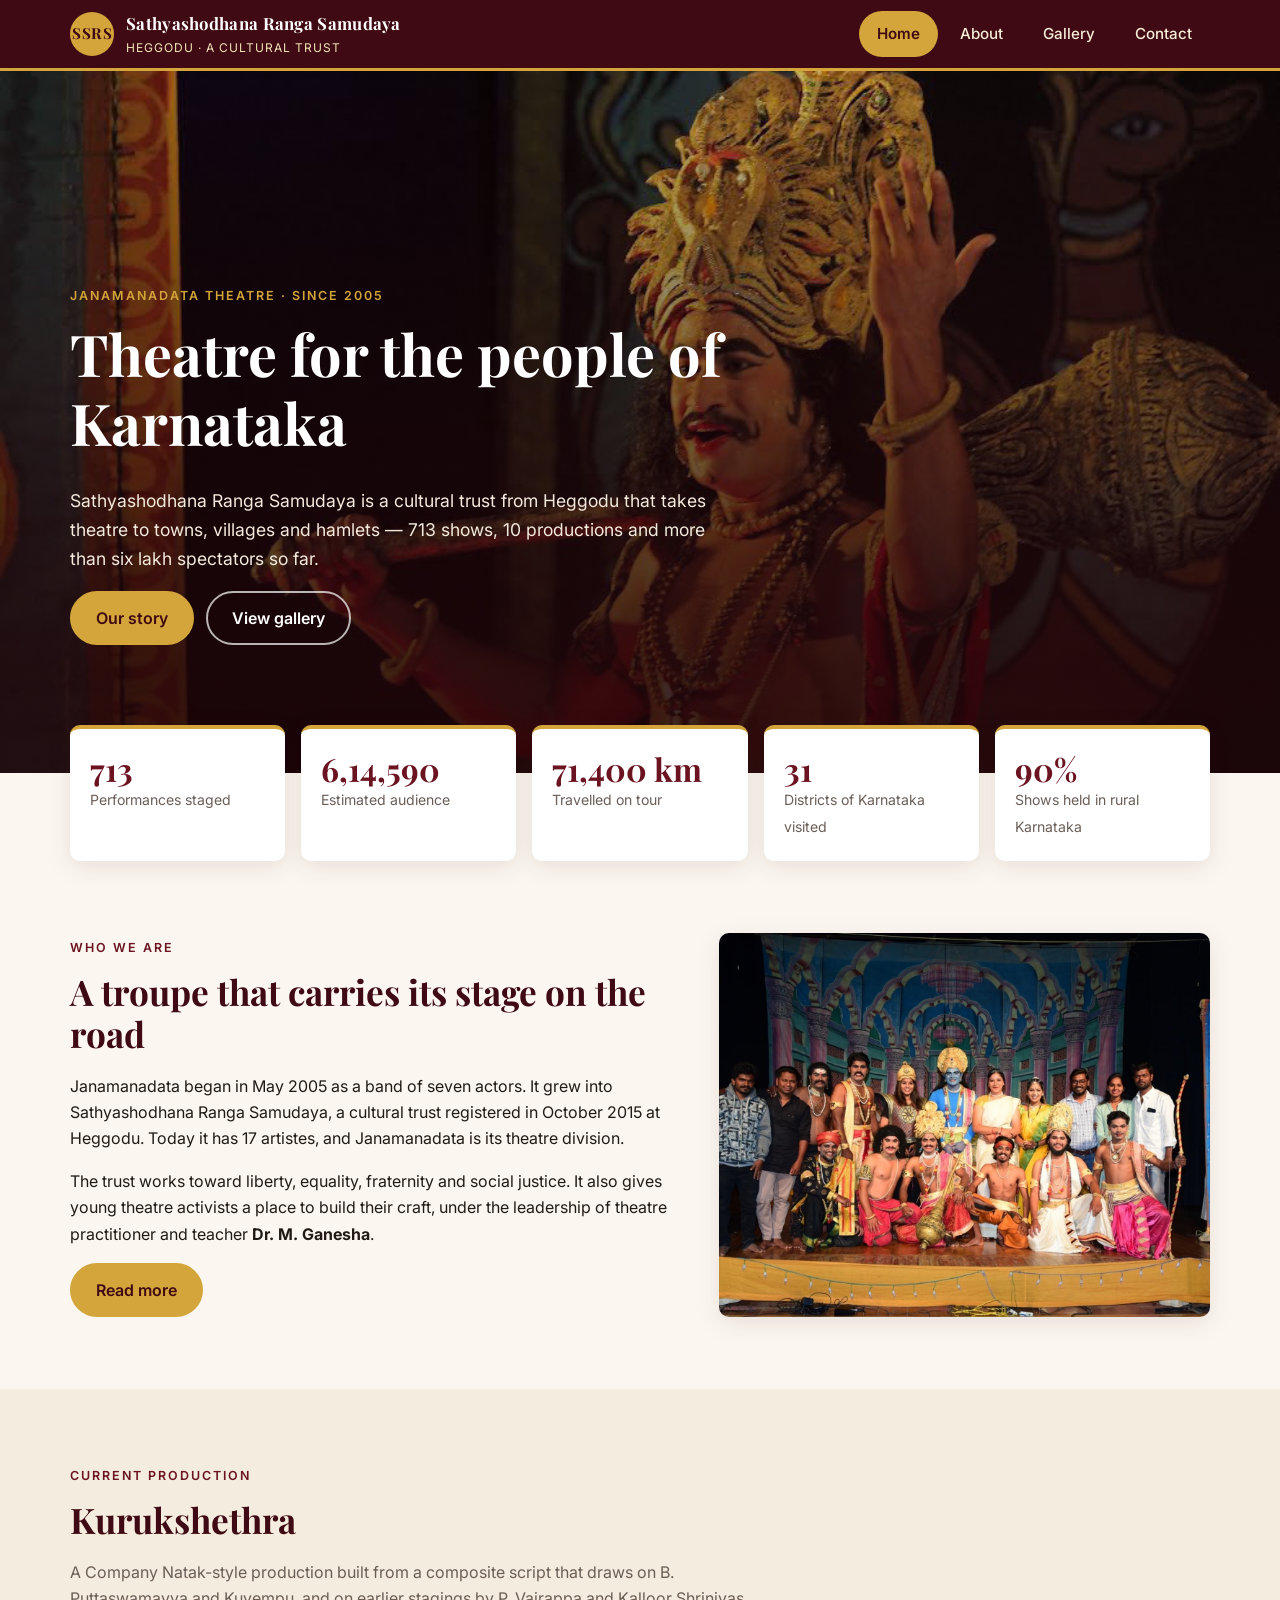
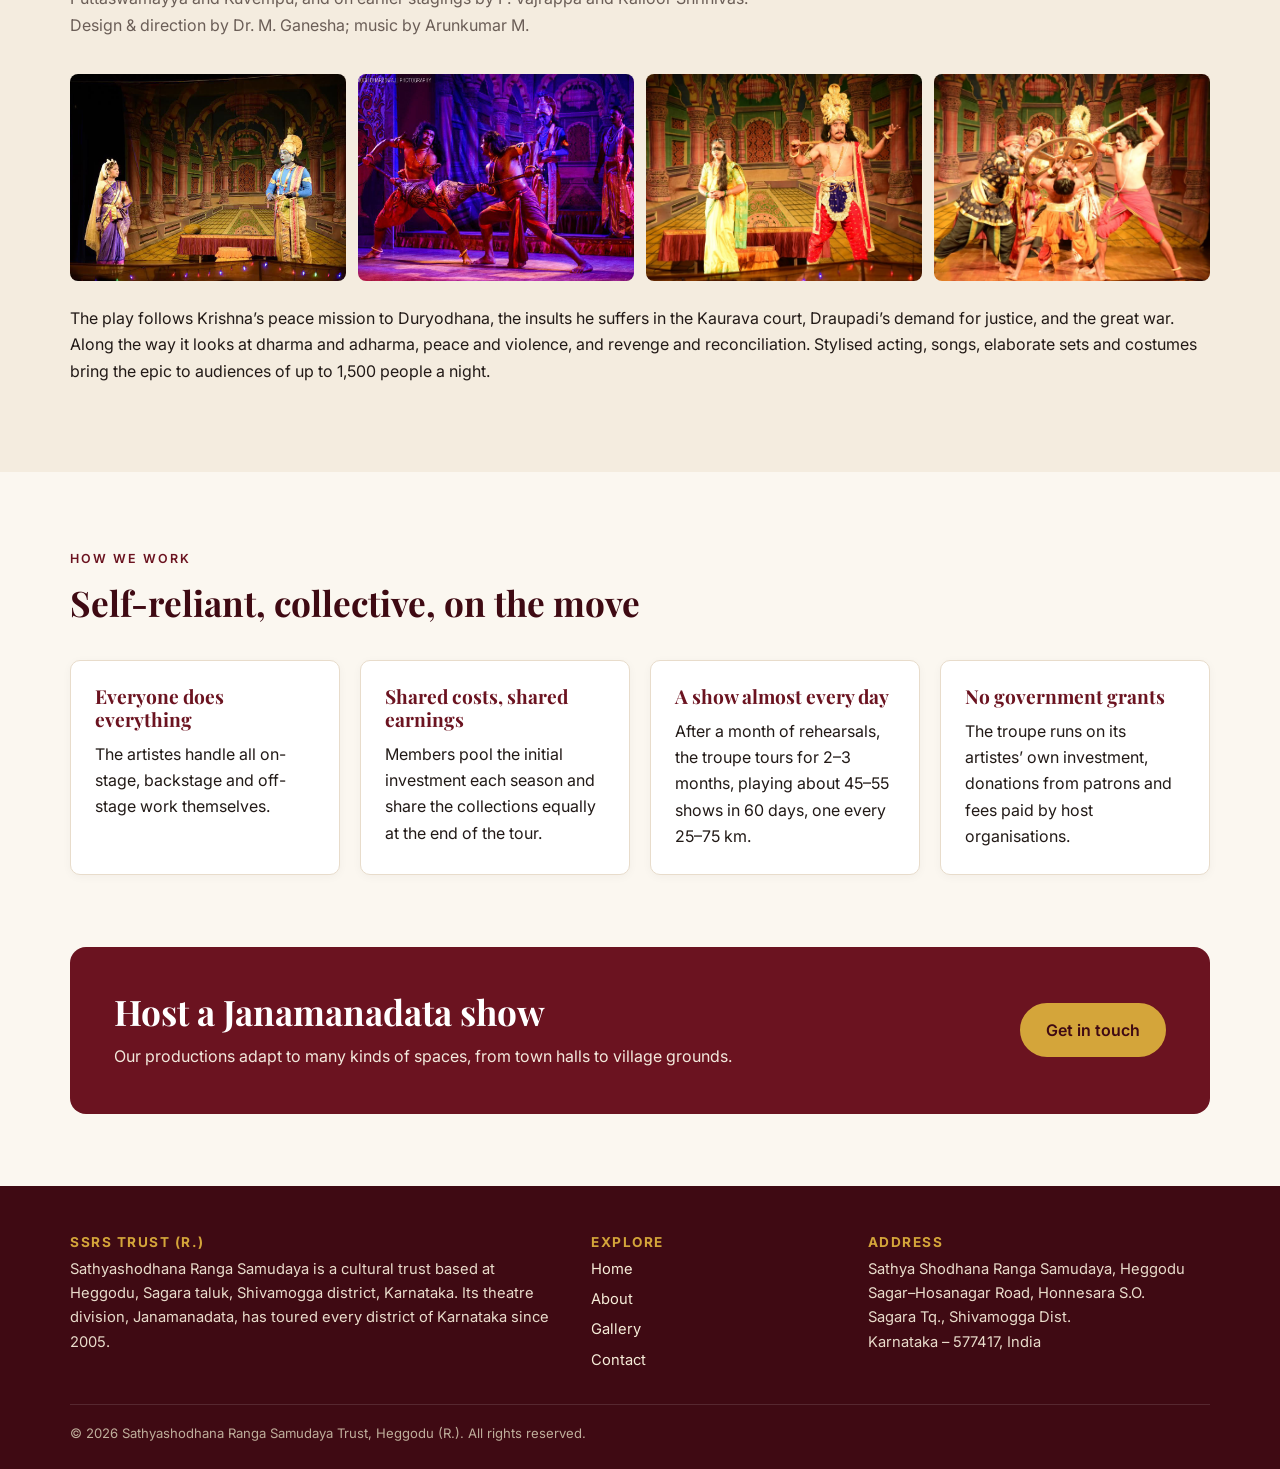
<file: website - Copy (2)/index.html>
<!DOCTYPE html>
<html lang="en">
<head>
  <meta charset="UTF-8">
  <meta name="viewport" content="width=device-width, initial-scale=1">
  <title>Home | Sathyashodhana Ranga Samudaya Trust</title>
  <meta name="description" content="Sathyashodhana Ranga Samudaya Trust, Heggodu: home of the Janamanadata theatre troupe.">
  <link rel="preconnect" href="https://fonts.googleapis.com">
  <link rel="preconnect" href="https://fonts.gstatic.com" crossorigin>
  <link href="https://fonts.googleapis.com/css2?family=Inter:wght@400;500;600;700&family=Playfair+Display:wght@600;700&display=swap" rel="stylesheet">
  <link rel="stylesheet" href="css/style.css">
</head>
<body>
  <header class="site-header">
    <div class="container">
      <a class="brand" href="index.html">
        <span class="brand-mark">SSRS</span>
        <span class="brand-text"><strong>Sathyashodhana Ranga Samudaya</strong><span>Heggodu &middot; A Cultural Trust</span></span>
      </a>
      <button class="menu-toggle" aria-label="Open menu" aria-expanded="false">&#9776;</button>
      <ul class="tabs">
        <li><a href="index.html" class="active" aria-current="page">Home</a></li>
        <li><a href="about.html">About</a></li>
        <li><a href="gallery.html">Gallery</a></li>
        <li><a href="contact.html">Contact</a></li>
      </ul>
    </div>
  </header>

  <main>
    <section class="hero" style="background-image:url('images/gallery/photo-01.jpg')">
      <div class="container">
        <span class="eyebrow">Janamanadata Theatre &middot; Since 2005</span>
        <h1>Theatre for the people of Karnataka</h1>
        <p>Sathyashodhana Ranga Samudaya is a cultural trust from Heggodu that takes theatre to towns, villages and hamlets &mdash; 713 shows, 10 productions and more than six lakh spectators so far.</p>
        <div class="btn-row">
          <a class="btn" href="about.html">Our story</a>
          <a class="btn outline" href="gallery.html">View gallery</a>
        </div>
      </div>
    </section>

    <div class="container">
      <div class="stats">
        <div class="stat"><b>713</b><span>Performances staged</span></div>
        <div class="stat"><b>6,14,590</b><span>Estimated audience</span></div>
        <div class="stat"><b>71,400 km</b><span>Travelled on tour</span></div>
        <div class="stat"><b>31</b><span>Districts of Karnataka visited</span></div>
        <div class="stat"><b>90%</b><span>Shows held in rural Karnataka</span></div>
      </div>
    </div>

    <section>
      <div class="container split">
        <div>
          <span class="eyebrow" style="color:var(--maroon)">Who we are</span>
          <h2>A troupe that carries its stage on the road</h2>
          <p>Janamanadata began in May 2005 as a band of seven actors. It grew into Sathyashodhana Ranga Samudaya, a cultural trust registered in October 2015 at Heggodu. Today it has 17 artistes, and Janamanadata is its theatre division.</p>
          <p>The trust works toward liberty, equality, fraternity and social justice. It also gives young theatre activists a place to build their craft, under the leadership of theatre practitioner and teacher <strong>Dr. M. Ganesha</strong>.</p>
          <a class="btn" href="about.html">Read more</a>
        </div>
        <img src="images/gallery/photo-18.jpg" alt="The Janamanadata troupe on stage after a performance">
      </div>
    </section>

    <section class="alt">
      <div class="container">
        <div class="section-head">
          <span class="eyebrow" style="color:var(--maroon)">Current production</span>
          <h2>Kurukshethra</h2>
          <p>A Company Natak-style production built from a composite script that draws on B. Puttaswamayya and Kuvempu, and on earlier stagings by P. Vajrappa and Kalloor Shrinivas. Design &amp; direction by Dr. M. Ganesha; music by Arunkumar M.</p>
        </div>
        <div class="thumb-strip">
          <img src="images/gallery/photo-02.jpg" alt="Scene from Kurukshethra">
          <img src="images/gallery/photo-06.jpg" alt="Battle scene from Kurukshethra">
          <img src="images/gallery/photo-08.jpg" alt="Scene from Kurukshethra">
          <img src="images/gallery/photo-15.jpg" alt="Scene from Kurukshethra">
        </div>
        <p style="margin-top:24px">The play follows Krishna&rsquo;s peace mission to Duryodhana, the insults he suffers in the Kaurava court, Draupadi&rsquo;s demand for justice, and the great war. Along the way it looks at dharma and adharma, peace and violence, and revenge and reconciliation. Stylised acting, songs, elaborate sets and costumes bring the epic to audiences of up to 1,500 people a night.</p>
      </div>
    </section>

    <section>
      <div class="container">
        <div class="section-head">
          <span class="eyebrow" style="color:var(--maroon)">How we work</span>
          <h2>Self-reliant, collective, on the move</h2>
        </div>
        <div class="cards">
          <div class="card"><h3>Everyone does everything</h3><p>The artistes handle all on-stage, backstage and off-stage work themselves.</p></div>
          <div class="card"><h3>Shared costs, shared earnings</h3><p>Members pool the initial investment each season and share the collections equally at the end of the tour.</p></div>
          <div class="card"><h3>A show almost every day</h3><p>After a month of rehearsals, the troupe tours for 2&ndash;3 months, playing about 45&ndash;55 shows in 60 days, one every 25&ndash;75 km.</p></div>
          <div class="card"><h3>No government grants</h3><p>The troupe runs on its artistes&rsquo; own investment, donations from patrons and fees paid by host organisations.</p></div>
        </div>
      </div>
    </section>

    <section style="padding-top:0">
      <div class="container">
        <div class="cta">
          <div>
            <h2>Host a Janamanadata show</h2>
            <p>Our productions adapt to many kinds of spaces, from town halls to village grounds.</p>
          </div>
          <a class="btn" href="contact.html">Get in touch</a>
        </div>
      </div>
    </section>

  </main>

  <footer class="site-footer">
    <div class="container">
      <div class="footer-grid">
        <div>
          <h3>SSRS Trust (R.)</h3>
          <p>Sathyashodhana Ranga Samudaya is a cultural trust based at Heggodu, Sagara taluk, Shivamogga district, Karnataka. Its theatre division, Janamanadata, has toured every district of Karnataka since 2005.</p>
        </div>
        <div>
          <h3>Explore</h3>
          <ul>
            <li><a href="index.html">Home</a></li>
            <li><a href="about.html">About</a></li>
            <li><a href="gallery.html">Gallery</a></li>
            <li><a href="contact.html">Contact</a></li>
          </ul>
        </div>
        <div>
          <h3>Address</h3>
          <p>Sathya Shodhana Ranga Samudaya, Heggodu<br>Sagar&ndash;Hosanagar Road, Honnesara S.O.<br>Sagara Tq., Shivamogga Dist.<br>Karnataka &ndash; 577417, India</p>
        </div>
      </div>
      <div class="copyright">&copy; <span id="year">2026</span> Sathyashodhana Ranga Samudaya Trust, Heggodu (R.). All rights reserved.</div>
    </div>
  </footer>
  <script src="js/main.js"></script>
</body>
</html>
</file>
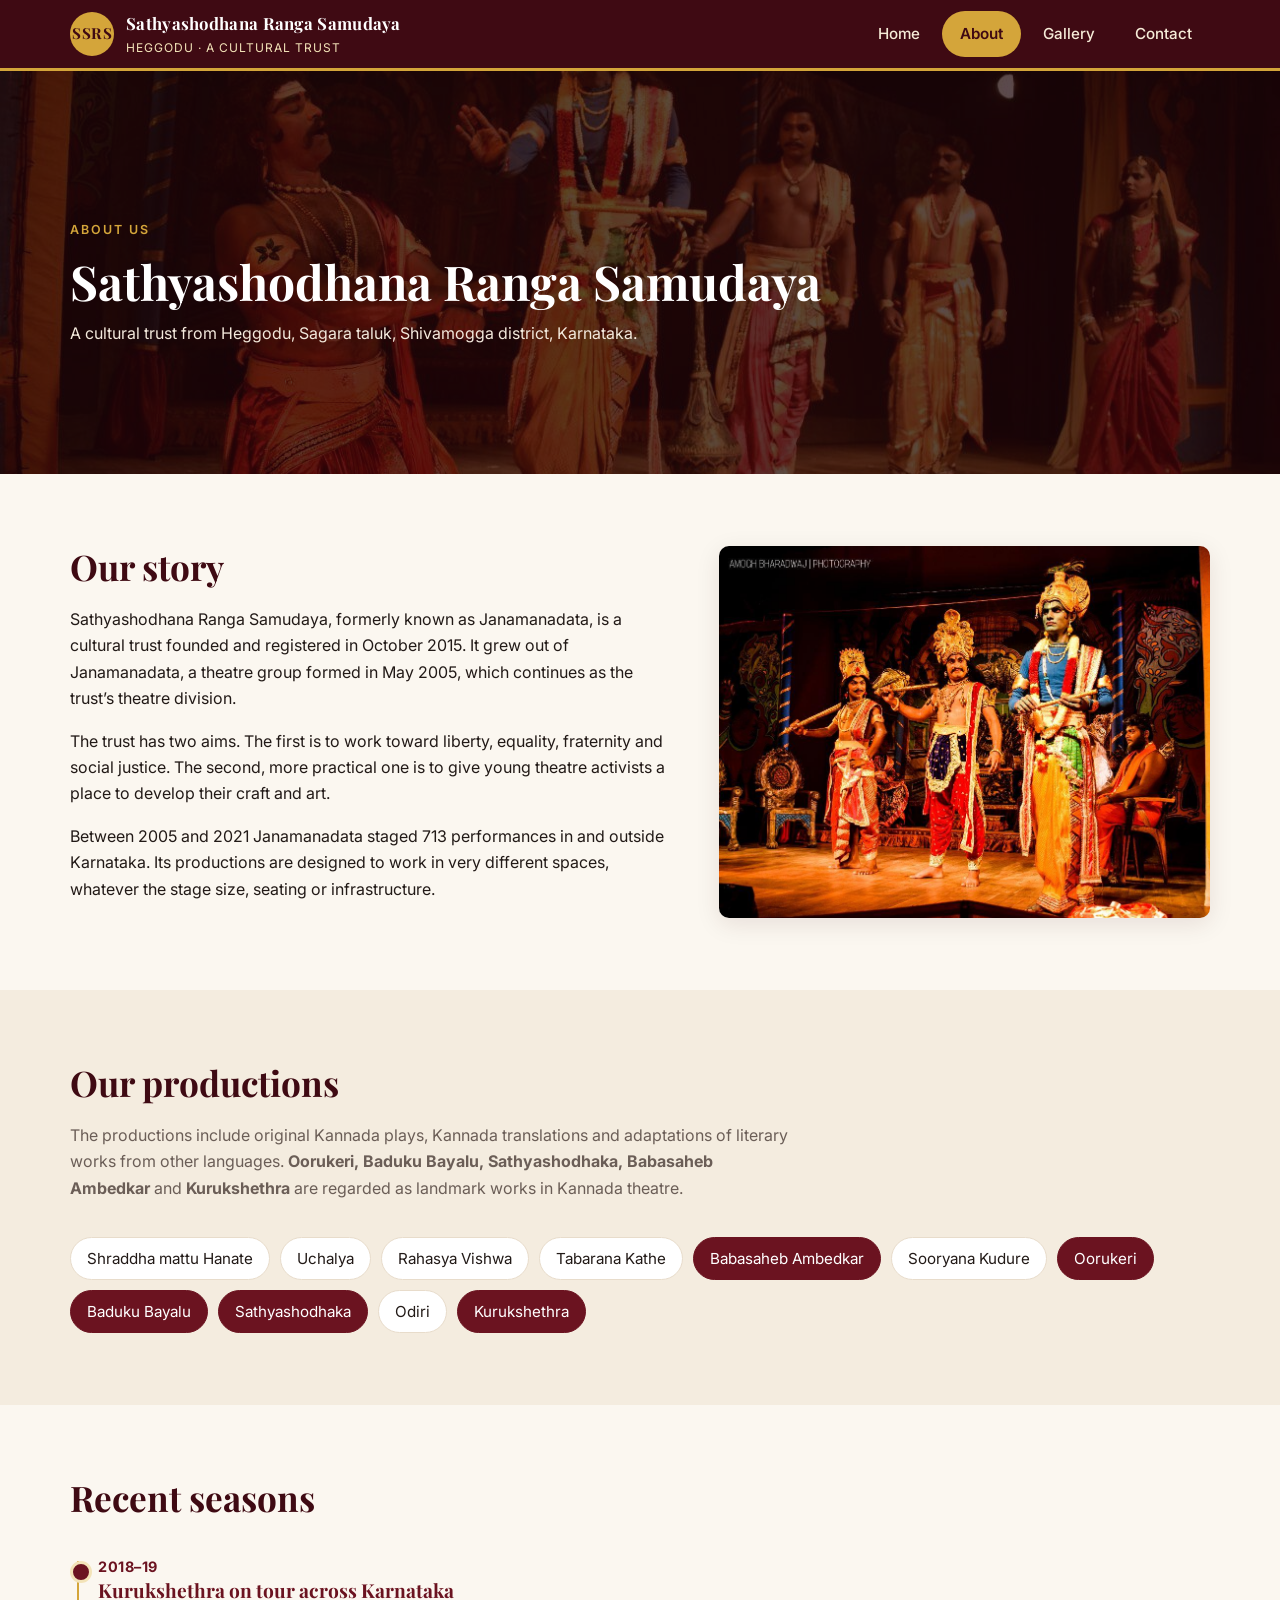
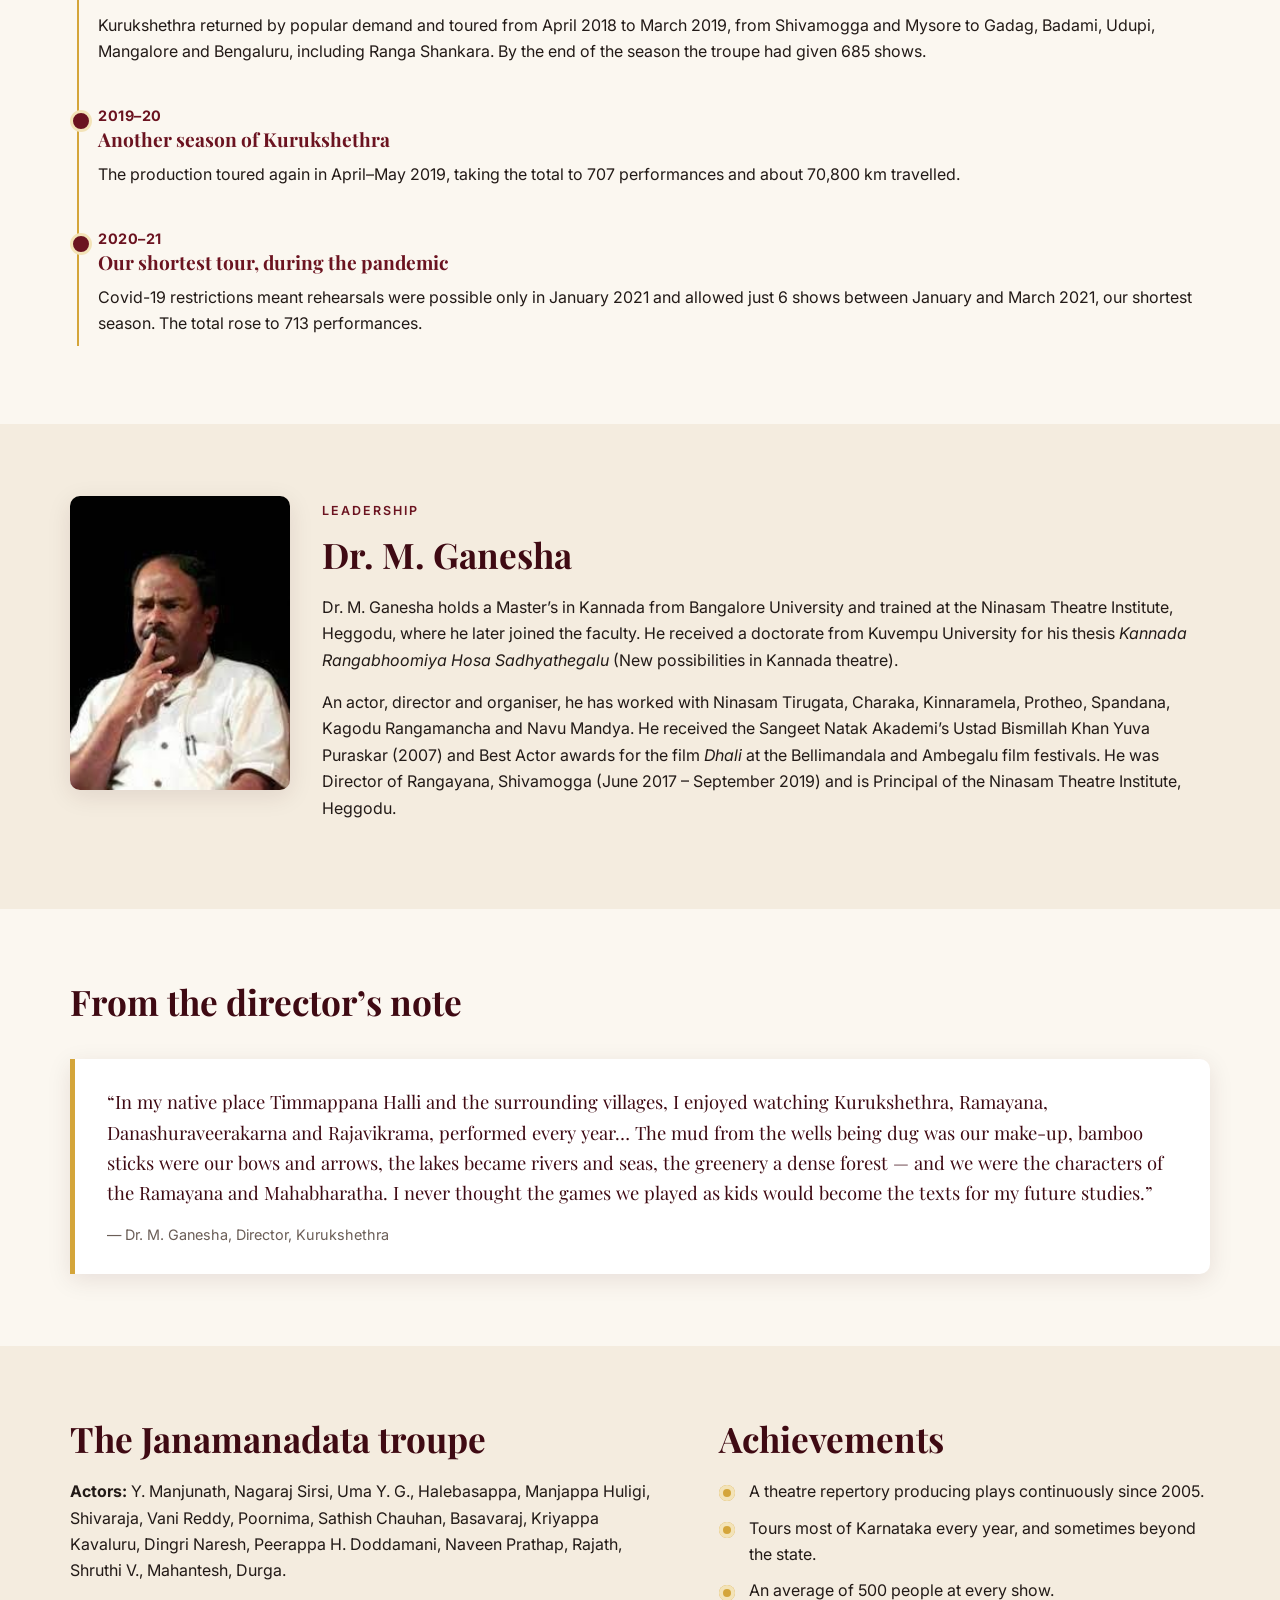
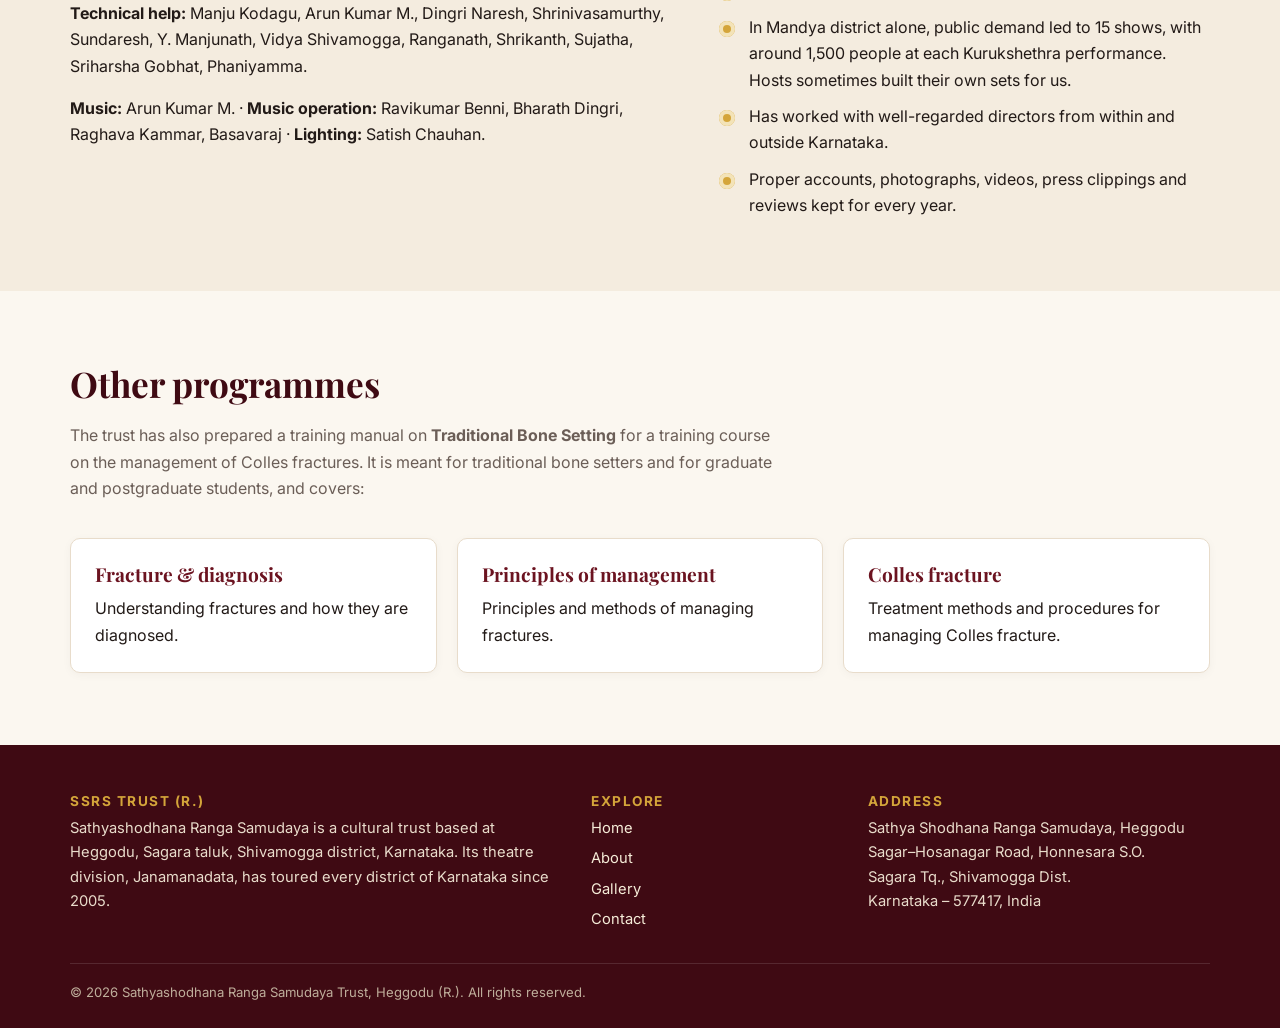
<file: website - Copy (2)/about.html>
<!DOCTYPE html>
<html lang="en">
<head>
  <meta charset="UTF-8">
  <meta name="viewport" content="width=device-width, initial-scale=1">
  <title>About | Sathyashodhana Ranga Samudaya Trust</title>
  <meta name="description" content="The story, productions, leadership and achievements of SSRS Trust and Janamanadata.">
  <link rel="preconnect" href="https://fonts.googleapis.com">
  <link rel="preconnect" href="https://fonts.gstatic.com" crossorigin>
  <link href="https://fonts.googleapis.com/css2?family=Inter:wght@400;500;600;700&family=Playfair+Display:wght@600;700&display=swap" rel="stylesheet">
  <link rel="stylesheet" href="css/style.css">
</head>
<body>
  <header class="site-header">
    <div class="container">
      <a class="brand" href="index.html">
        <span class="brand-mark">SSRS</span>
        <span class="brand-text"><strong>Sathyashodhana Ranga Samudaya</strong><span>Heggodu &middot; A Cultural Trust</span></span>
      </a>
      <button class="menu-toggle" aria-label="Open menu" aria-expanded="false">&#9776;</button>
      <ul class="tabs">
        <li><a href="index.html">Home</a></li>
        <li><a href="about.html" class="active" aria-current="page">About</a></li>
        <li><a href="gallery.html">Gallery</a></li>
        <li><a href="contact.html">Contact</a></li>
      </ul>
    </div>
  </header>

  <main>
    <section class="page-hero" style="background-image:url('images/gallery/photo-12.jpg')">
      <div class="container">
        <span class="eyebrow">About us</span>
        <h1>Sathyashodhana Ranga Samudaya</h1>
        <p>A cultural trust from Heggodu, Sagara taluk, Shivamogga district, Karnataka.</p>
      </div>
    </section>

    <section>
      <div class="container split">
        <div>
          <h2>Our story</h2>
          <p>Sathyashodhana Ranga Samudaya, formerly known as Janamanadata, is a cultural trust founded and registered in October 2015. It grew out of Janamanadata, a theatre group formed in May 2005, which continues as the trust&rsquo;s theatre division.</p>
          <p>The trust has two aims. The first is to work toward liberty, equality, fraternity and social justice. The second, more practical one is to give young theatre activists a place to develop their craft and art.</p>
          <p>Between 2005 and 2021 Janamanadata staged 713 performances in and outside Karnataka. Its productions are designed to work in very different spaces, whatever the stage size, seating or infrastructure.</p>
        </div>
        <img src="images/gallery/photo-11.jpg" alt="Scene from Kurukshethra">
      </div>
    </section>

    <section class="alt">
      <div class="container">
        <div class="section-head">
          <h2>Our productions</h2>
          <p>The productions include original Kannada plays, Kannada translations and adaptations of literary works from other languages. <strong>Oorukeri, Baduku Bayalu, Sathyashodhaka, Babasaheb Ambedkar</strong> and <strong>Kurukshethra</strong> are regarded as landmark works in Kannada theatre.</p>
        </div>
        <ul class="pill-list">
          <li>Shraddha mattu Hanate</li><li>Uchalya</li><li>Rahasya Vishwa</li><li>Tabarana Kathe</li>
          <li class="hl">Babasaheb Ambedkar</li><li>Sooryana Kudure</li><li class="hl">Oorukeri</li>
          <li class="hl">Baduku Bayalu</li><li class="hl">Sathyashodhaka</li><li>Odiri</li><li class="hl">Kurukshethra</li>
        </ul>
      </div>
    </section>

    <section>
      <div class="container">
        <div class="section-head"><h2>Recent seasons</h2></div>
        <div class="timeline">
          <div class="tl-item">
            <div class="when">2018&ndash;19</div>
            <h3>Kurukshethra on tour across Karnataka</h3>
            <p>Kurukshethra returned by popular demand and toured from April 2018 to March 2019, from Shivamogga and Mysore to Gadag, Badami, Udupi, Mangalore and Bengaluru, including Ranga Shankara. By the end of the season the troupe had given 685 shows.</p>
          </div>
          <div class="tl-item">
            <div class="when">2019&ndash;20</div>
            <h3>Another season of Kurukshethra</h3>
            <p>The production toured again in April&ndash;May 2019, taking the total to 707 performances and about 70,800 km travelled.</p>
          </div>
          <div class="tl-item">
            <div class="when">2020&ndash;21</div>
            <h3>Our shortest tour, during the pandemic</h3>
            <p>Covid-19 restrictions meant rehearsals were possible only in January 2021 and allowed just 6 shows between January and March 2021, our shortest season. The total rose to 713 performances.</p>
          </div>
        </div>
      </div>
    </section>

    <section class="alt">
      <div class="container profile">
        <img src="images/ganesha.jpg" alt="Dr. M. Ganesha">
        <div>
          <span class="eyebrow" style="color:var(--maroon)">Leadership</span>
          <h2>Dr. M. Ganesha</h2>
          <p>Dr. M. Ganesha holds a Master&rsquo;s in Kannada from Bangalore University and trained at the Ninasam Theatre Institute, Heggodu, where he later joined the faculty. He received a doctorate from Kuvempu University for his thesis <em>Kannada Rangabhoomiya Hosa Sadhyathegalu</em> (New possibilities in Kannada theatre).</p>
          <p>An actor, director and organiser, he has worked with Ninasam Tirugata, Charaka, Kinnaramela, Protheo, Spandana, Kagodu Rangamancha and Navu Mandya. He received the Sangeet Natak Akademi&rsquo;s Ustad Bismillah Khan Yuva Puraskar (2007) and Best Actor awards for the film <em>Dhali</em> at the Bellimandala and Ambegalu film festivals. He was Director of Rangayana, Shivamogga (June 2017 &ndash; September 2019) and is Principal of the Ninasam Theatre Institute, Heggodu.</p>
        </div>
      </div>
    </section>

    <section>
      <div class="container">
        <div class="section-head"><h2>From the director&rsquo;s note</h2></div>
        <blockquote>
          &ldquo;In my native place Timmappana Halli and the surrounding villages, I enjoyed watching Kurukshethra, Ramayana, Danashuraveerakarna and Rajavikrama, performed every year&hellip; The mud from the wells being dug was our make-up, bamboo sticks were our bows and arrows, the lakes became rivers and seas, the greenery a dense forest &mdash; and we were the characters of the Ramayana and Mahabharatha. I never thought the games we played as kids would become the texts for my future studies.&rdquo;
          <cite>&mdash; Dr. M. Ganesha, Director, Kurukshethra</cite>
        </blockquote>
      </div>
    </section>

    <section class="alt">
      <div class="container split" style="align-items:start">
        <div>
          <h2>The Janamanadata troupe</h2>
          <p><strong>Actors:</strong> Y. Manjunath, Nagaraj Sirsi, Uma Y. G., Halebasappa, Manjappa Huligi, Shivaraja, Vani Reddy, Poornima, Sathish Chauhan, Basavaraj, Kriyappa Kavaluru, Dingri Naresh, Peerappa H. Doddamani, Naveen Prathap, Rajath, Shruthi V., Mahantesh, Durga.</p>
          <p><strong>Technical help:</strong> Manju Kodagu, Arun Kumar M., Dingri Naresh, Shrinivasamurthy, Sundaresh, Y. Manjunath, Vidya Shivamogga, Ranganath, Shrikanth, Sujatha, Sriharsha Gobhat, Phaniyamma.</p>
          <p><strong>Music:</strong> Arun Kumar M. &middot; <strong>Music operation:</strong> Ravikumar Benni, Bharath Dingri, Raghava Kammar, Basavaraj &middot; <strong>Lighting:</strong> Satish Chauhan.</p>
        </div>
        <div>
          <h2>Achievements</h2>
          <ul class="check-list">
            <li>A theatre repertory producing plays continuously since 2005.</li>
            <li>Tours most of Karnataka every year, and sometimes beyond the state.</li>
            <li>An average of 500 people at every show.</li>
            <li>In Mandya district alone, public demand led to 15 shows, with around 1,500 people at each Kurukshethra performance. Hosts sometimes built their own sets for us.</li>
            <li>Has worked with well-regarded directors from within and outside Karnataka.</li>
            <li>Proper accounts, photographs, videos, press clippings and reviews kept for every year.</li>
          </ul>
        </div>
      </div>
    </section>

    <section>
      <div class="container">
        <div class="section-head">
          <h2>Other programmes</h2>
          <p>The trust has also prepared a training manual on <strong>Traditional Bone Setting</strong> for a training course on the management of Colles fractures. It is meant for traditional bone setters and for graduate and postgraduate students, and covers:</p>
        </div>
        <div class="cards">
          <div class="card"><h3>Fracture &amp; diagnosis</h3><p>Understanding fractures and how they are diagnosed.</p></div>
          <div class="card"><h3>Principles of management</h3><p>Principles and methods of managing fractures.</p></div>
          <div class="card"><h3>Colles fracture</h3><p>Treatment methods and procedures for managing Colles fracture.</p></div>
        </div>
      </div>
    </section>

  </main>

  <footer class="site-footer">
    <div class="container">
      <div class="footer-grid">
        <div>
          <h3>SSRS Trust (R.)</h3>
          <p>Sathyashodhana Ranga Samudaya is a cultural trust based at Heggodu, Sagara taluk, Shivamogga district, Karnataka. Its theatre division, Janamanadata, has toured every district of Karnataka since 2005.</p>
        </div>
        <div>
          <h3>Explore</h3>
          <ul>
            <li><a href="index.html">Home</a></li>
            <li><a href="about.html">About</a></li>
            <li><a href="gallery.html">Gallery</a></li>
            <li><a href="contact.html">Contact</a></li>
          </ul>
        </div>
        <div>
          <h3>Address</h3>
          <p>Sathya Shodhana Ranga Samudaya, Heggodu<br>Sagar&ndash;Hosanagar Road, Honnesara S.O.<br>Sagara Tq., Shivamogga Dist.<br>Karnataka &ndash; 577417, India</p>
        </div>
      </div>
      <div class="copyright">&copy; <span id="year">2026</span> Sathyashodhana Ranga Samudaya Trust, Heggodu (R.). All rights reserved.</div>
    </div>
  </footer>
  <script src="js/main.js"></script>
</body>
</html>
</file>
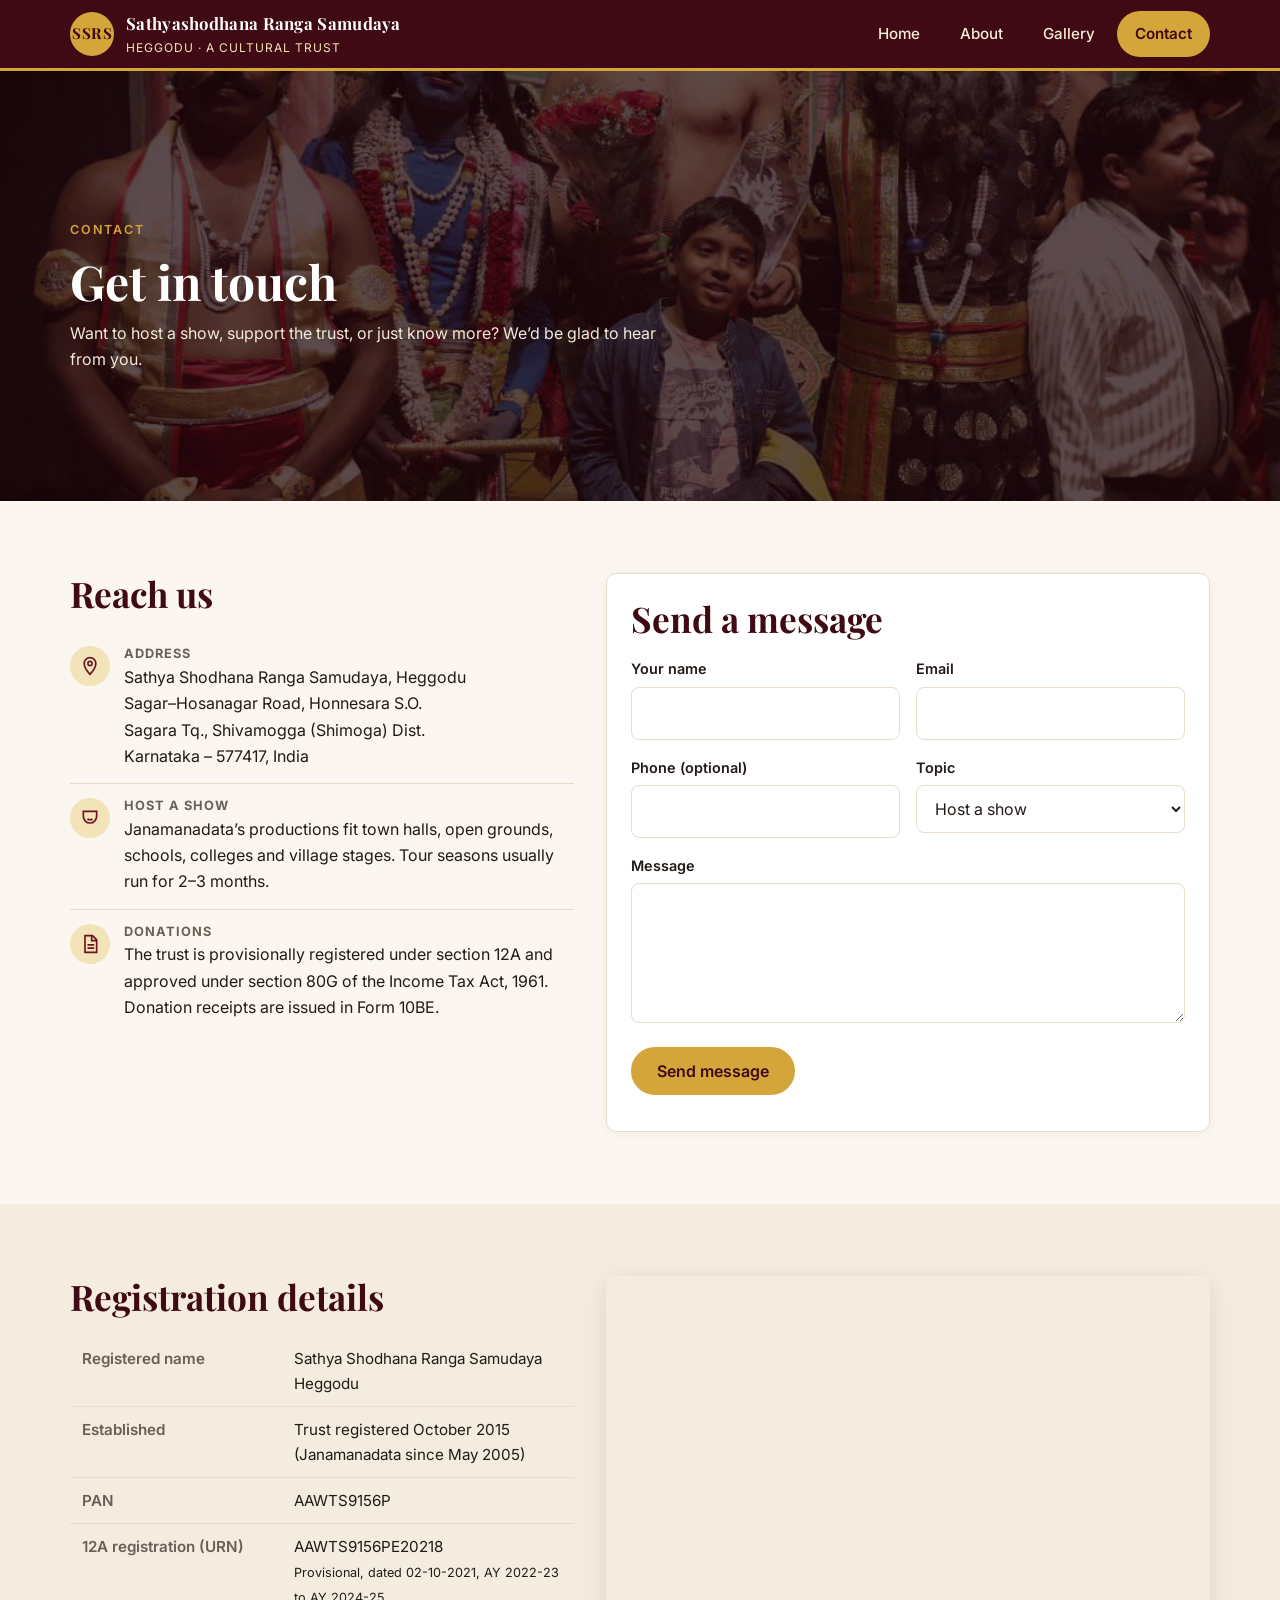
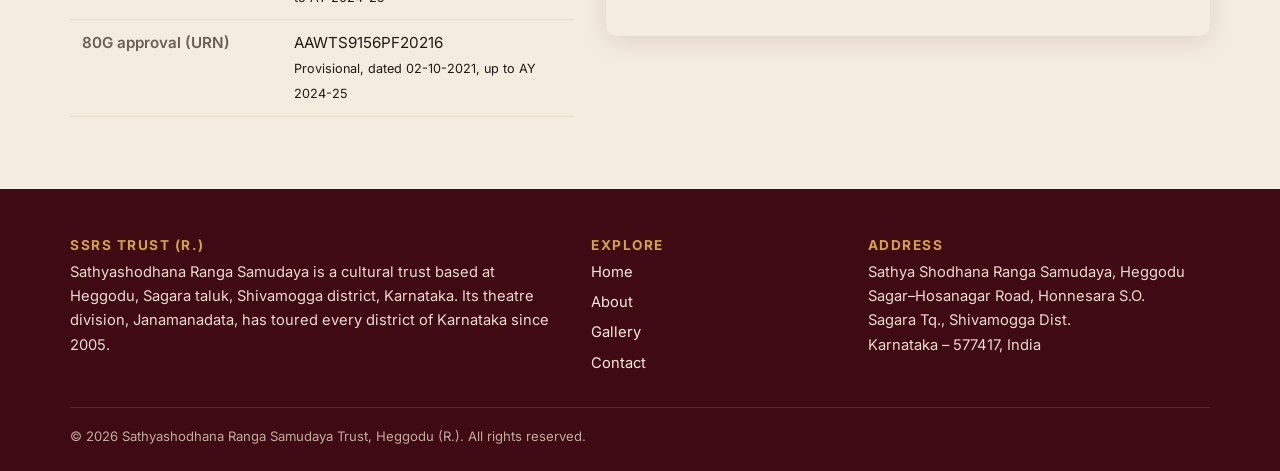
<file: website - Copy (2)/contact.html>
<!DOCTYPE html>
<html lang="en">
<head>
  <meta charset="UTF-8">
  <meta name="viewport" content="width=device-width, initial-scale=1">
  <title>Contact | Sathyashodhana Ranga Samudaya Trust</title>
  <meta name="description" content="Contact Sathyashodhana Ranga Samudaya Trust, Heggodu, Karnataka.">
  <link rel="preconnect" href="https://fonts.googleapis.com">
  <link rel="preconnect" href="https://fonts.gstatic.com" crossorigin>
  <link href="https://fonts.googleapis.com/css2?family=Inter:wght@400;500;600;700&family=Playfair+Display:wght@600;700&display=swap" rel="stylesheet">
  <link rel="stylesheet" href="css/style.css">
</head>
<body>
  <header class="site-header">
    <div class="container">
      <a class="brand" href="index.html">
        <span class="brand-mark">SSRS</span>
        <span class="brand-text"><strong>Sathyashodhana Ranga Samudaya</strong><span>Heggodu &middot; A Cultural Trust</span></span>
      </a>
      <button class="menu-toggle" aria-label="Open menu" aria-expanded="false">&#9776;</button>
      <ul class="tabs">
        <li><a href="index.html">Home</a></li>
        <li><a href="about.html">About</a></li>
        <li><a href="gallery.html">Gallery</a></li>
        <li><a href="contact.html" class="active" aria-current="page">Contact</a></li>
      </ul>
    </div>
  </header>

  <main>
    <section class="page-hero" style="background-image:url('images/gallery/photo-20.jpg')">
      <div class="container">
        <span class="eyebrow">Contact</span>
        <h1>Get in touch</h1>
        <p>Want to host a show, support the trust, or just know more? We&rsquo;d be glad to hear from you.</p>
      </div>
    </section>

    <section>
      <div class="container contact-grid">
        <div>
          <h2>Reach us</h2>
          <div class="info-row">
            <div class="info-icon"><svg width="20" height="20" viewBox="0 0 24 24" fill="none" stroke="currentColor" stroke-width="2"><path d="M12 22s7-7.5 7-13a7 7 0 1 0-14 0c0 5.5 7 13 7 13z"/><circle cx="12" cy="9" r="2.5"/></svg></div>
            <div><h3>Address</h3><p>Sathya Shodhana Ranga Samudaya, Heggodu<br>Sagar&ndash;Hosanagar Road, Honnesara S.O.<br>Sagara Tq., Shivamogga (Shimoga) Dist.<br>Karnataka &ndash; 577417, India</p></div>
          </div>
          <div class="info-row">
            <div class="info-icon"><svg width="20" height="20" viewBox="0 0 24 24" fill="none" stroke="currentColor" stroke-width="2"><path d="M4 4h16v6a8 8 0 0 1-16 0z"/><path d="M9 9h.01M15 9h.01M9 13c1.5 1.5 4.5 1.5 6 0"/></svg></div>
            <div><h3>Host a show</h3><p>Janamanadata&rsquo;s productions fit town halls, open grounds, schools, colleges and village stages. Tour seasons usually run for 2&ndash;3 months.</p></div>
          </div>
          <div class="info-row">
            <div class="info-icon"><svg width="20" height="20" viewBox="0 0 24 24" fill="none" stroke="currentColor" stroke-width="2"><path d="M6 2h9l5 5v15H6z"/><path d="M14 2v6h6M9 13h8M9 17h8"/></svg></div>
            <div><h3>Donations</h3><p>The trust is provisionally registered under section 12A and approved under section 80G of the Income Tax Act, 1961. Donation receipts are issued in Form 10BE.</p></div>
          </div>
        </div>

        <div class="card">
          <h2>Send a message</h2>
          <form id="contact-form">
            <div class="form-row">
              <div class="field"><label for="name">Your name</label><input id="name" name="name" required></div>
              <div class="field"><label for="email">Email</label><input id="email" name="email" type="email" required></div>
            </div>
            <div class="form-row">
              <div class="field"><label for="phone">Phone (optional)</label><input id="phone" name="phone" type="tel"></div>
              <div class="field"><label for="topic">Topic</label>
                <select id="topic" name="topic">
                  <option>Host a show</option><option>Donation / support</option><option>Collaboration</option><option>General enquiry</option>
                </select>
              </div>
            </div>
            <div class="field"><label for="message">Message</label><textarea id="message" name="message" required></textarea></div>
            <button class="btn" type="submit">Send message</button>
            <p class="form-note" id="form-note" aria-live="polite"></p>
          </form>
        </div>
      </div>
    </section>

    <section class="alt">
      <div class="container contact-grid">
        <div>
          <h2>Registration details</h2>
          <table class="reg-table">
            <tr><th>Registered name</th><td>Sathya Shodhana Ranga Samudaya Heggodu</td></tr>
            <tr><th>Established</th><td>Trust registered October 2015 (Janamanadata since May 2005)</td></tr>
            <tr><th>PAN</th><td>AAWTS9156P</td></tr>
            <tr><th>12A registration (URN)</th><td>AAWTS9156PE20218<br><small>Provisional, dated 02-10-2021, AY 2022-23 to AY 2024-25</small></td></tr>
            <tr><th>80G approval (URN)</th><td>AAWTS9156PF20216<br><small>Provisional, dated 02-10-2021, up to AY 2024-25</small></td></tr>
          </table>
        </div>
        <iframe class="map" title="Map of Heggodu, Sagara" loading="lazy"
          src="https://maps.google.com/maps?q=Heggodu%2C%20Sagara%2C%20Karnataka%20577417&z=13&output=embed"></iframe>
      </div>
    </section>

  </main>

  <footer class="site-footer">
    <div class="container">
      <div class="footer-grid">
        <div>
          <h3>SSRS Trust (R.)</h3>
          <p>Sathyashodhana Ranga Samudaya is a cultural trust based at Heggodu, Sagara taluk, Shivamogga district, Karnataka. Its theatre division, Janamanadata, has toured every district of Karnataka since 2005.</p>
        </div>
        <div>
          <h3>Explore</h3>
          <ul>
            <li><a href="index.html">Home</a></li>
            <li><a href="about.html">About</a></li>
            <li><a href="gallery.html">Gallery</a></li>
            <li><a href="contact.html">Contact</a></li>
          </ul>
        </div>
        <div>
          <h3>Address</h3>
          <p>Sathya Shodhana Ranga Samudaya, Heggodu<br>Sagar&ndash;Hosanagar Road, Honnesara S.O.<br>Sagara Tq., Shivamogga Dist.<br>Karnataka &ndash; 577417, India</p>
        </div>
      </div>
      <div class="copyright">&copy; <span id="year">2026</span> Sathyashodhana Ranga Samudaya Trust, Heggodu (R.). All rights reserved.</div>
    </div>
  </footer>
  <script src="js/main.js"></script>
</body>
</html>
</file>
<file: website - Copy (2)/css/style.css>
/* SSRS Trust — site styles */
:root {
  --maroon: #6b1320;
  --maroon-dark: #3f0a13;
  --gold: #d4a53a;
  --gold-soft: #f3e3b8;
  --ink: #221a17;
  --muted: #6b5e57;
  --paper: #fbf7f0;
  --card: #ffffff;
  --line: #e8dccb;
  --radius: 10px;
  --shadow: 0 6px 24px rgba(63, 10, 19, 0.10);
  --serif: "Playfair Display", Georgia, "Times New Roman", serif;
  --sans: "Inter", "Segoe UI", Roboto, Arial, sans-serif;
}

* { box-sizing: border-box; }
html { scroll-behavior: smooth; }
body {
  margin: 0;
  font-family: var(--sans);
  color: var(--ink);
  background: var(--paper);
  line-height: 1.65;
  font-size: 16px;
}
img { max-width: 100%; display: block; }
a { color: var(--maroon); }
h1, h2, h3 { font-family: var(--serif); line-height: 1.2; margin: 0 0 .5em; }
h2 { font-size: clamp(1.6rem, 3vw, 2.2rem); color: var(--maroon-dark); }
h3 { font-size: 1.2rem; color: var(--maroon); }
p { margin: 0 0 1em; }
.container { width: min(1140px, 100% - 32px); margin-inline: auto; }

/* ---------- Header / tabs ---------- */
.site-header {
  position: sticky; top: 0; z-index: 50;
  background: var(--maroon-dark);
  border-bottom: 3px solid var(--gold);
}
.site-header .container {
  display: flex; align-items: center; justify-content: space-between;
  gap: 16px; min-height: 68px;
}
.brand { display: flex; align-items: center; gap: 12px; color: #fff; text-decoration: none; }
.brand-mark {
  width: 44px; height: 44px; border-radius: 50%;
  background: var(--gold); color: var(--maroon-dark);
  display: grid; place-items: center;
  font-family: var(--serif); font-weight: 700; font-size: .95rem; letter-spacing: .5px;
}
.brand-text strong { display: block; font-family: var(--serif); font-size: 1.05rem; letter-spacing: .3px; }
.brand-text span { display: block; font-size: .75rem; color: var(--gold-soft); letter-spacing: 1px; text-transform: uppercase; }

.tabs { display: flex; gap: 4px; list-style: none; margin: 0; padding: 0; }
.tabs a {
  display: block; padding: 10px 18px; border-radius: 999px;
  color: #f6ecd8; text-decoration: none; font-weight: 500; font-size: .95rem;
  transition: background .2s, color .2s;
}
.tabs a:hover { background: rgba(212, 165, 58, .18); color: #fff; }
.tabs a.active { background: var(--gold); color: var(--maroon-dark); font-weight: 600; }

.menu-toggle {
  display: none; background: none; border: 1px solid rgba(255,255,255,.35);
  color: #fff; border-radius: 8px; padding: 8px 12px; font-size: 1rem; cursor: pointer;
}

@media (max-width: 760px) {
  .menu-toggle { display: block; }
  .tabs {
    display: none; position: absolute; left: 0; right: 0; top: 100%;
    flex-direction: column; background: var(--maroon-dark);
    padding: 8px 16px 16px; border-bottom: 3px solid var(--gold);
  }
  .tabs.open { display: flex; }
  .tabs a { border-radius: 8px; }
  .brand-text span { display: none; }
}

/* ---------- Hero ---------- */
.hero {
  position: relative; color: #fff;
  min-height: 78vh; display: grid; align-items: end;
  background: var(--maroon-dark) center/cover no-repeat;
}
.hero::before {
  content: ""; position: absolute; inset: 0;
  background: linear-gradient(180deg, rgba(30,5,9,.25) 0%, rgba(30,5,9,.85) 85%);
}
.hero .container { position: relative; padding: 64px 0 56px; }
.eyebrow {
  display: inline-block; font-size: .78rem; letter-spacing: 2px; text-transform: uppercase;
  color: var(--gold); font-weight: 600; margin-bottom: 12px;
}
.hero h1 { font-size: clamp(2rem, 5vw, 3.6rem); max-width: 18ch; }
.hero p { max-width: 60ch; font-size: 1.1rem; color: #f3e9dc; }
.btn {
  display: inline-block; padding: 12px 24px; border-radius: 999px;
  background: var(--gold); color: var(--maroon-dark); font-weight: 600;
  text-decoration: none; border: 2px solid var(--gold); transition: transform .15s, background .2s;
  cursor: pointer; font-size: 1rem; font-family: var(--sans);
}
.btn:hover { transform: translateY(-2px); }
.btn.outline { background: transparent; color: #fff; border-color: rgba(255,255,255,.7); }
.btn-row { display: flex; gap: 12px; flex-wrap: wrap; margin-top: 8px; }

.page-hero {
  background: var(--maroon-dark) center/cover no-repeat; position: relative; color: #fff;
}
.page-hero::before { content: ""; position: absolute; inset: 0; background: rgba(30,5,9,.72); }
.page-hero .container { position: relative; padding: 72px 0 56px; }
.page-hero h1 { font-size: clamp(2rem, 4vw, 3rem); margin-bottom: .2em; }
.page-hero p { color: #f3e9dc; max-width: 60ch; margin: 0; }

/* ---------- Sections ---------- */
section { padding: 72px 0; }
section.alt { background: #f4ecdf; }
.section-head { max-width: 720px; margin-bottom: 36px; }
.section-head p { color: var(--muted); }

.stats {
  display: grid; grid-template-columns: repeat(auto-fit, minmax(160px, 1fr)); gap: 16px;
  margin-top: -48px; position: relative; z-index: 2;
}
.stat {
  background: var(--card); border-radius: var(--radius); box-shadow: var(--shadow);
  padding: 22px 20px; border-top: 4px solid var(--gold);
}
.stat b { display: block; font-family: var(--serif); font-size: 2rem; color: var(--maroon); line-height: 1.1; }
.stat span { font-size: .88rem; color: var(--muted); }

.split { display: grid; grid-template-columns: 1.1fr .9fr; gap: 48px; align-items: center; }
.split img { border-radius: var(--radius); box-shadow: var(--shadow); width: 100%; height: 100%; object-fit: cover; }
@media (max-width: 860px) { .split { grid-template-columns: 1fr; gap: 28px; } }

.cards { display: grid; grid-template-columns: repeat(auto-fit, minmax(240px, 1fr)); gap: 20px; }
.card {
  background: var(--card); border: 1px solid var(--line); border-radius: var(--radius);
  padding: 24px; box-shadow: 0 2px 10px rgba(63,10,19,.04);
}
.card p:last-child { margin-bottom: 0; }

.pill-list { display: flex; flex-wrap: wrap; gap: 10px; list-style: none; padding: 0; margin: 0; }
.pill-list li {
  background: var(--card); border: 1px solid var(--line); padding: 8px 16px; border-radius: 999px;
  font-size: .95rem;
}
.pill-list li.hl { background: var(--maroon); color: #fff; border-color: var(--maroon); }

.check-list { list-style: none; padding: 0; margin: 0; display: grid; gap: 10px; }
.check-list li { padding-left: 30px; position: relative; }
.check-list li::before {
  content: ""; position: absolute; left: 0; top: .45em; width: 16px; height: 16px; border-radius: 50%;
  background: var(--gold); box-shadow: inset 0 0 0 4px var(--gold-soft);
}

.thumb-strip { display: grid; grid-template-columns: repeat(4, 1fr); gap: 12px; }
.thumb-strip img { aspect-ratio: 4/3; object-fit: cover; border-radius: 8px; width: 100%; }
@media (max-width: 700px) { .thumb-strip { grid-template-columns: repeat(2, 1fr); } }

blockquote {
  margin: 0; padding: 28px 32px; background: var(--card); border-left: 5px solid var(--gold);
  border-radius: 0 var(--radius) var(--radius) 0; font-family: var(--serif); font-size: 1.15rem;
  color: var(--maroon-dark); box-shadow: var(--shadow);
}
blockquote cite { display: block; margin-top: 14px; font-family: var(--sans); font-style: normal; font-size: .9rem; color: var(--muted); }

.cta {
  background: var(--maroon); color: #fff; border-radius: 16px; padding: 44px;
  display: flex; justify-content: space-between; align-items: center; gap: 24px; flex-wrap: wrap;
}
.cta h2 { color: #fff; margin: 0 0 .3em; }
.cta p { margin: 0; color: #f3e9dc; }

/* ---------- Timeline ---------- */
.timeline { position: relative; display: grid; gap: 24px; padding-left: 28px; }
.timeline::before { content: ""; position: absolute; left: 7px; top: 6px; bottom: 6px; width: 2px; background: var(--gold); }
.tl-item { position: relative; }
.tl-item::before {
  content: ""; position: absolute; left: -28px; top: 6px; width: 16px; height: 16px; border-radius: 50%;
  background: var(--maroon); border: 3px solid var(--gold-soft);
}
.tl-item .when { font-weight: 700; color: var(--maroon); font-size: .9rem; letter-spacing: .5px; }

/* ---------- Profile ---------- */
.profile { display: grid; grid-template-columns: 220px 1fr; gap: 32px; align-items: start; }
.profile img { border-radius: var(--radius); width: 100%; aspect-ratio: 3/4; object-fit: cover; box-shadow: var(--shadow); }
@media (max-width: 700px) { .profile { grid-template-columns: 1fr; } .profile img { max-width: 220px; } }

/* ---------- Gallery ---------- */
.filters { display: flex; gap: 8px; flex-wrap: wrap; margin-bottom: 28px; }
.filters button {
  font: inherit; font-size: .95rem; padding: 8px 18px; border-radius: 999px; cursor: pointer;
  background: var(--card); border: 1px solid var(--line); color: var(--ink);
}
.filters button.active { background: var(--maroon); color: #fff; border-color: var(--maroon); }

.gallery { columns: 3 280px; column-gap: 16px; }
.gallery figure {
  break-inside: avoid; margin: 0 0 16px; position: relative; overflow: hidden;
  border-radius: var(--radius); cursor: zoom-in; background: #eee; box-shadow: 0 2px 10px rgba(0,0,0,.08);
}
.gallery figure img { width: 100%; transition: transform .35s ease; }
.gallery figure:hover img { transform: scale(1.04); }
.gallery figcaption {
  position: absolute; left: 0; right: 0; bottom: 0; padding: 28px 14px 10px;
  color: #fff; font-size: .85rem;
  background: linear-gradient(transparent, rgba(0,0,0,.75));
  opacity: 0; transition: opacity .25s;
}
.gallery figure:hover figcaption, .gallery figure:focus-visible figcaption { opacity: 1; }
.gallery figure.hidden { display: none; }
.gallery figure:focus-visible { outline: 3px solid var(--gold); outline-offset: 2px; }

.lightbox {
  position: fixed; inset: 0; z-index: 100; background: rgba(15, 5, 7, .94);
  display: none; align-items: center; justify-content: center; padding: 56px 64px;
}
.lightbox.open { display: flex; }
.lightbox img { max-width: 100%; max-height: 82vh; border-radius: 6px; box-shadow: 0 10px 40px rgba(0,0,0,.5); }
.lightbox .lb-caption { position: absolute; bottom: 18px; left: 0; right: 0; text-align: center; color: #eee; font-size: .95rem; padding: 0 16px; }
.lightbox button {
  position: absolute; background: rgba(255,255,255,.12); color: #fff; border: none;
  width: 48px; height: 48px; border-radius: 50%; font-size: 1.5rem; cursor: pointer;
}
.lightbox button:hover { background: var(--gold); color: var(--maroon-dark); }
.lb-close { top: 16px; right: 16px; }
.lb-prev { left: 12px; top: 50%; transform: translateY(-50%); }
.lb-next { right: 12px; top: 50%; transform: translateY(-50%); }
@media (max-width: 600px) { .lightbox { padding: 64px 8px; } .lb-prev, .lb-next { top: auto; bottom: 56px; transform: none; } }

/* ---------- Contact ---------- */
.contact-grid { display: grid; grid-template-columns: 1fr 1.2fr; gap: 32px; }
@media (max-width: 860px) { .contact-grid { grid-template-columns: 1fr; } }
.info-row { display: flex; gap: 14px; padding: 14px 0; border-bottom: 1px solid var(--line); }
.info-row:last-child { border-bottom: none; }
.info-icon {
  flex: none; width: 40px; height: 40px; border-radius: 50%; background: var(--gold-soft);
  color: var(--maroon); display: grid; place-items: center;
}
.info-row h3 { font-family: var(--sans); font-size: .8rem; text-transform: uppercase; letter-spacing: 1px; color: var(--muted); margin: 0 0 2px; }
.info-row p { margin: 0; }

form .field { margin-bottom: 16px; }
form label { display: block; font-weight: 600; font-size: .9rem; margin-bottom: 6px; }
form input, form textarea, form select {
  width: 100%; font: inherit; padding: 12px 14px; border-radius: 8px;
  border: 1px solid var(--line); background: #fff; color: var(--ink);
}
form input:focus, form textarea:focus, form select:focus { outline: 2px solid var(--gold); border-color: var(--gold); }
form textarea { min-height: 140px; resize: vertical; }
.form-row { display: grid; grid-template-columns: 1fr 1fr; gap: 16px; }
@media (max-width: 600px) { .form-row { grid-template-columns: 1fr; } }
.form-note { font-size: .9rem; color: var(--muted); margin-top: 12px; }
.form-note.ok { color: #1f6b3a; }

.map { border: 0; width: 100%; height: 360px; border-radius: var(--radius); box-shadow: var(--shadow); }

.reg-table { width: 100%; border-collapse: collapse; font-size: .95rem; }
.reg-table th, .reg-table td { text-align: left; padding: 10px 12px; border-bottom: 1px solid var(--line); vertical-align: top; }
.reg-table th { color: var(--muted); font-weight: 600; width: 42%; }

/* ---------- Footer ---------- */
.site-footer { background: var(--maroon-dark); color: #e9dccb; padding: 48px 0 24px; font-size: .92rem; }
.footer-grid { display: grid; grid-template-columns: 2fr 1fr 1.4fr; gap: 32px; }
@media (max-width: 760px) { .footer-grid { grid-template-columns: 1fr; } }
.site-footer h3 { color: var(--gold); font-family: var(--sans); font-size: .85rem; text-transform: uppercase; letter-spacing: 1.5px; }
.site-footer a { color: #f6ecd8; text-decoration: none; }
.site-footer a:hover { color: var(--gold); }
.site-footer ul { list-style: none; padding: 0; margin: 0; display: grid; gap: 6px; }
.copyright { border-top: 1px solid rgba(255,255,255,.12); margin-top: 32px; padding-top: 18px; font-size: .82rem; color: #bfae9b; }
</file>
